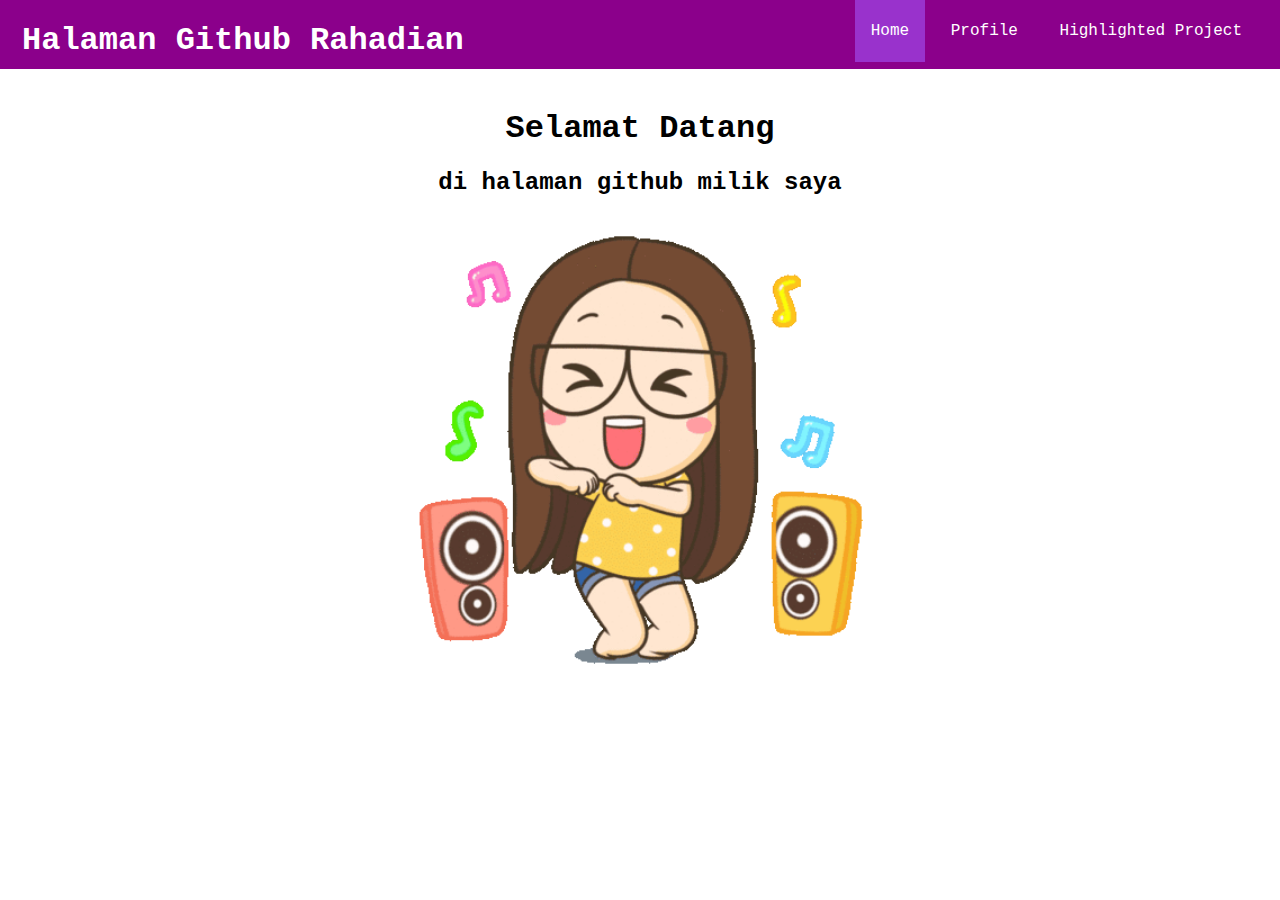
<file: index.html>
<html>
    <head>
        <title>Rahadian</title>
        <link rel="shortcut icon" href="https://github.githubassets.com/images/modules/logos_page/Octocat.png">
        <link rel="stylesheet" href="style.css">
    </head>
    <body>
        <nav>
            <div>
                <h1 style="float: left; margin: 22px;">Halaman Github Rahadian</h1>
                <ul style="float: right;">
                    <li><a class="active" href="index.html">Home</a></li>
                    <li><a href="profile.html">Profile</a></li>
                    <li><a href="skill.html">Highlighted Project</a></li>
                </ul>
            </div>
        </nav>
        <main>
            <h1>Selamat Datang</h1>
            <h2>di halaman github milik saya</h2>
            <img style="height: 50vh" src="girlHappy.gif" alt="Gambar gadis bahagia">
        </main>
    </body>
</html>
</file>
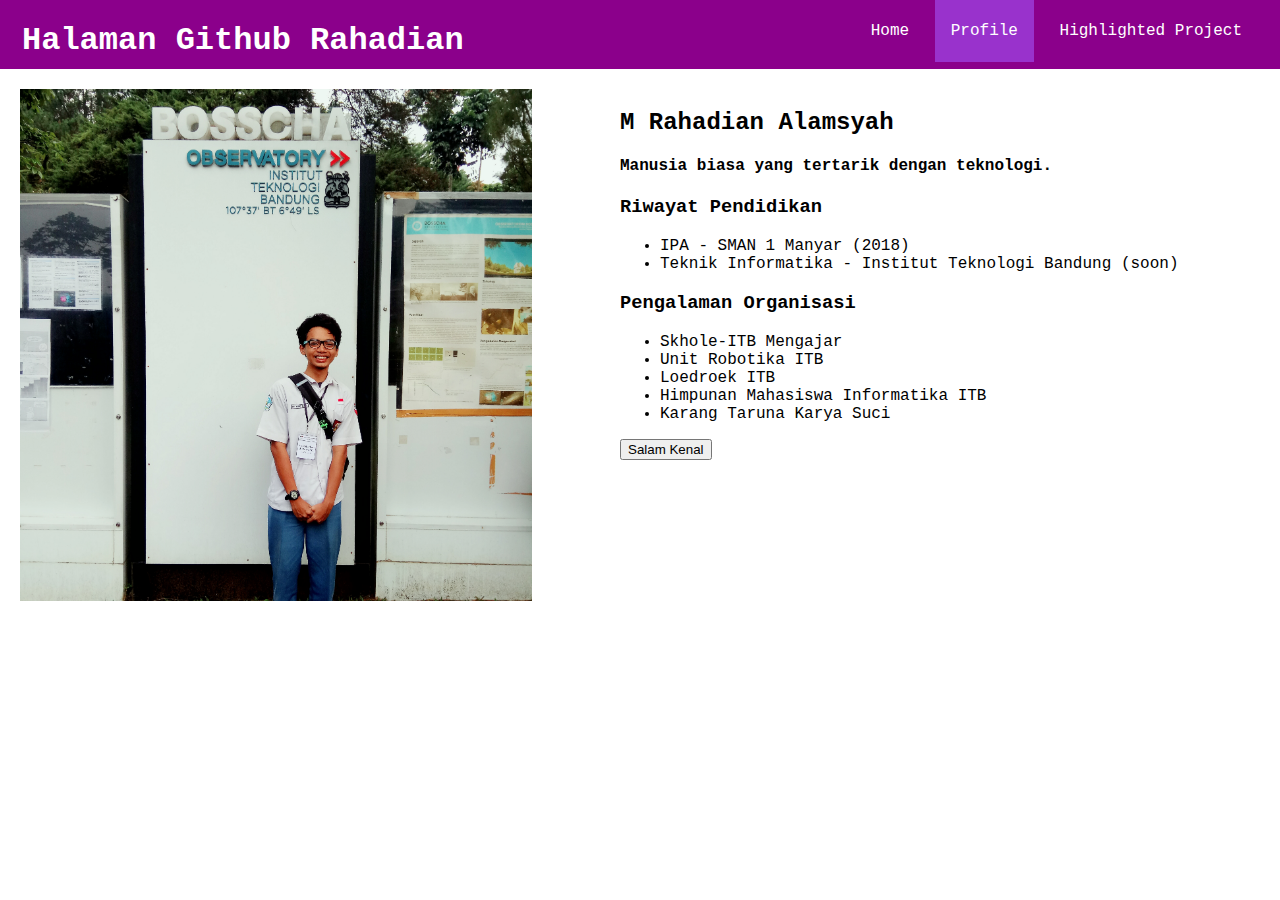
<file: profile.html>
<html>
    <head>
        <title>Profil Rahadian</title>
        <link rel="shortcut icon" href="https://github.githubassets.com/images/modules/logos_page/Octocat.png">
        <link rel="stylesheet" href="style.css">
    </head>
    <body>
        <nav>
            <div>
                <h1 style="float: left; margin: 22px;">Halaman Github Rahadian</h1>
                <ul style="float: right;">
                    <li><a href="index.html">Home</a></li>
                    <li><a class="active" href="profile.html">Profile</a></li>
                    <li><a href="skill.html">Highlighted Project</a></li>
                </ul>
            </div>
        </nav>
        <main>
            <img class="foto-profile" src="./profil.jpg" alt="foto saya">
            <div class="data-profile">
                <h2>M Rahadian Alamsyah</h2>
                <h4>Manusia biasa yang tertarik dengan teknologi.</h4>
                <h3>Riwayat Pendidikan</h3>
                <ul>
                    <li>IPA - SMAN 1 Manyar (2018)</li>
                    <li>Teknik Informatika - Institut Teknologi Bandung (soon)</li>
                </ul>
                <h3>Pengalaman Organisasi</h3>
                <ul>
                    <li>Skhole-ITB Mengajar</li>
                    <li>Unit Robotika ITB</li>
                    <li>Loedroek ITB</li>
                    <li>Himpunan Mahasiswa Informatika ITB</li>
                    <li>Karang Taruna Karya Suci</li>
                </ul>
                <button id="salken">Salam Kenal</button>
            </div>
        </main>
        <script>
            document.getElementById("salken").onclick = function(ev){
                alert("Halooo");
            }
        </script>
    </body>
</html>
</file>
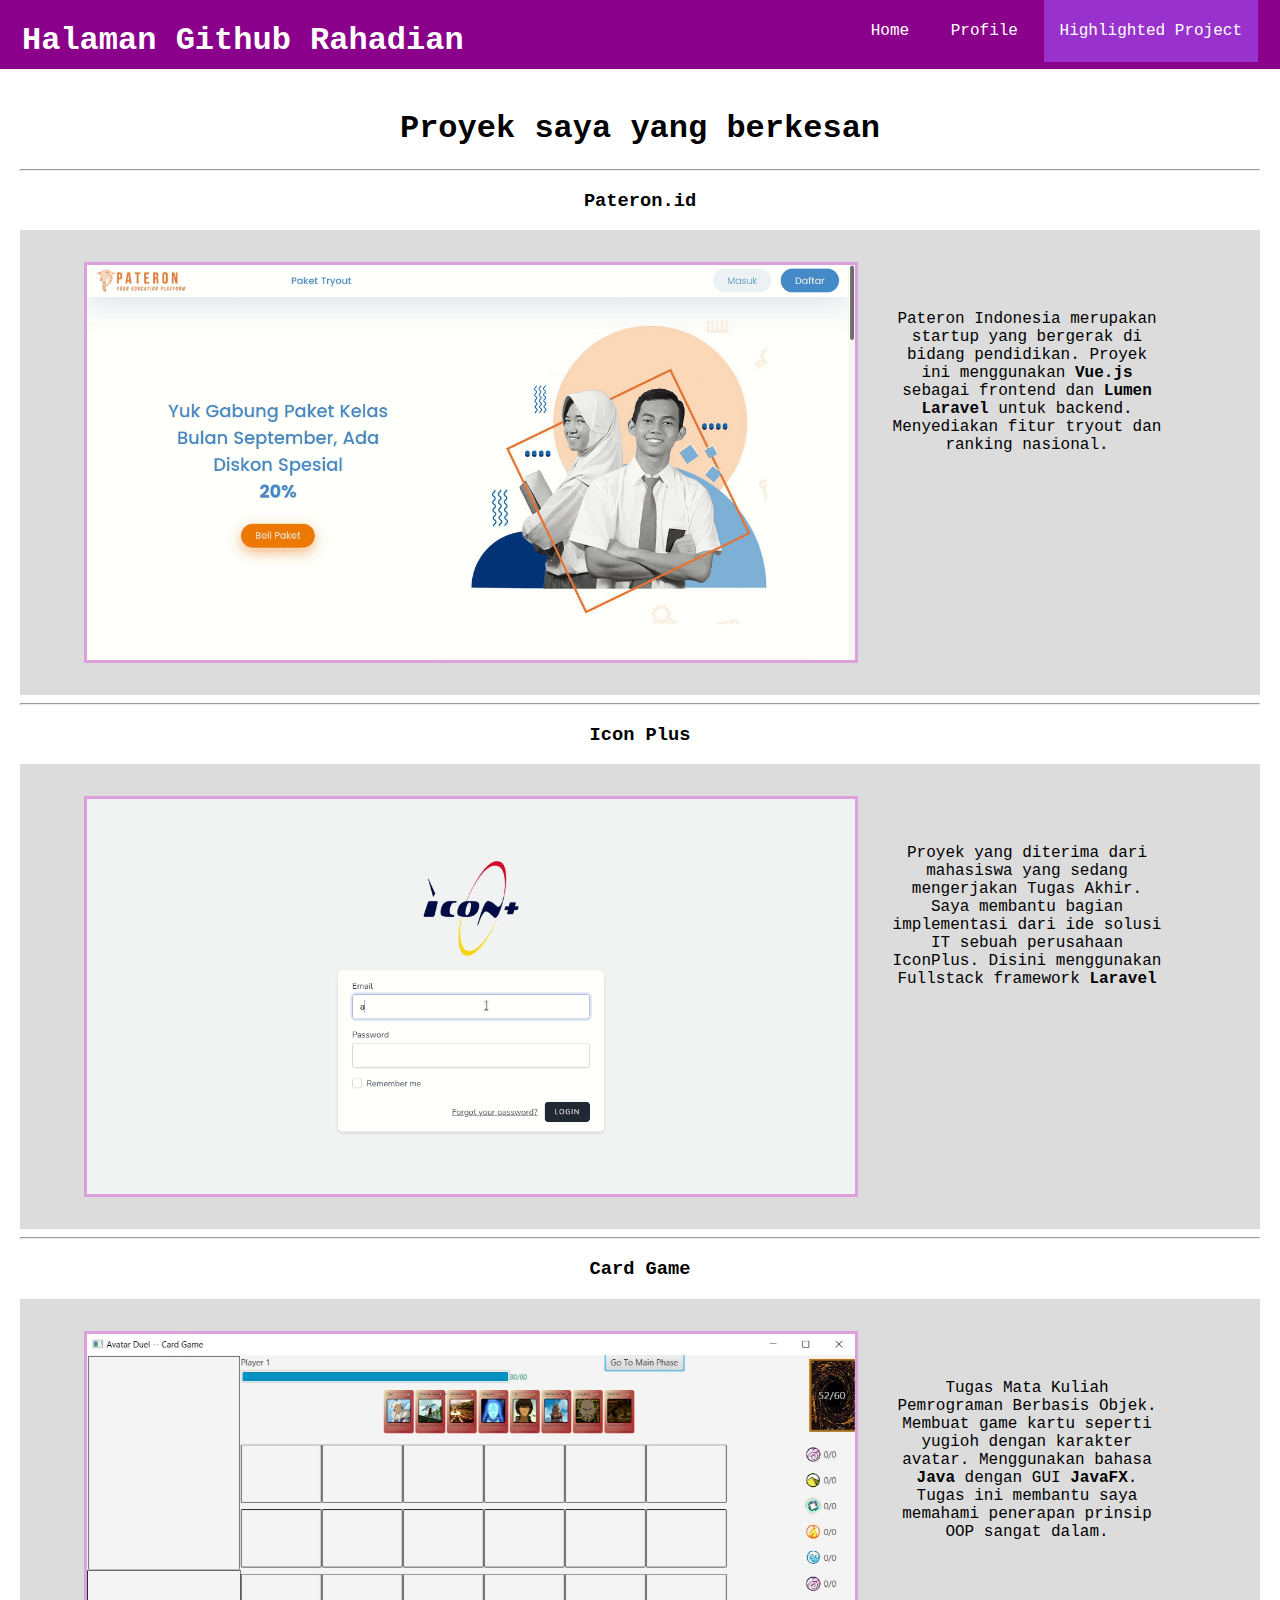
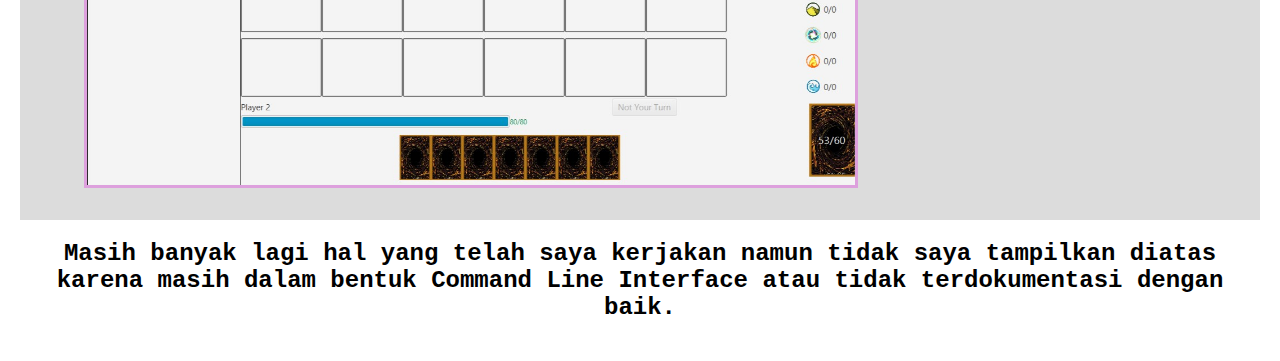
<file: skill.html>
<html>
    <head>
        <title>Portofolio Rahadian</title>
        <link rel="shortcut icon" href="https://github.githubassets.com/images/modules/logos_page/Octocat.png">
        <link rel="stylesheet" href="style.css">
    </head>
    <body>
        <nav>
            <div>
                <h1 style="float: left; margin: 22px;">Halaman Github Rahadian</h1>
                <ul style="float: right;">
                    <li><a href="index.html">Home</a></li>
                    <li><a href="profile.html">Profile</a></li>
                    <li><a class="active" href="skill.html">Highlighted Project</a></li>
                </ul>
            </div>
        </nav>
        <main>
            <h1>Proyek saya yang berkesan</h1>
        </main>
        <script>
            let projects = [
                {
                    name: 'Pateron.id',
                    desc: 'Pateron Indonesia merupakan startup yang bergerak di bidang pendidikan. Proyek ini menggunakan <b>Vue.js</b> sebagai frontend dan <b>Lumen Laravel</b> untuk backend. Menyediakan fitur tryout dan ranking nasional.'
                },
                {
                    name: 'Icon Plus',
                    desc: 'Proyek yang diterima dari mahasiswa yang sedang mengerjakan Tugas Akhir. Saya membantu bagian implementasi dari ide solusi IT sebuah perusahaan IconPlus. Disini menggunakan Fullstack framework <b>Laravel</b>'
                },
                {
                    name: 'Card Game',
                    desc: 'Tugas Mata Kuliah Pemrograman Berbasis Objek. Membuat game kartu seperti yugioh dengan karakter avatar. Menggunakan bahasa <b>Java</b> dengan GUI <b>JavaFX</b>. Tugas ini membantu saya memahami penerapan prinsip OOP sangat dalam.'
                }
            ]
            let dom = document.querySelector('main')
            projects.forEach(project => {
                dom.innerHTML += `<hr>
                    <div>
                        <h3>${project.name}</h3>
                        <div style="display: flex; justify-content: center; padding: 2em 4em; background-color: gainsboro;">
                            <img src="projects/${project.name}.gif" alt="Foto Proyek" style="width: 60vw; border: solid plum;">
                            <p style="padding: 2em 2em;">${project.desc}</p>
                        </div>
                    </div>`
            });
            dom.innerHTML += "<h2>Masih banyak lagi hal yang telah saya kerjakan namun tidak saya tampilkan diatas karena masih dalam bentuk Command Line Interface atau tidak terdokumentasi dengan baik.</h2>"
        </script>
    </body>
</html>
</file>
<file: style.css>
body {
    margin: 0;
    font-family: "Lucida Console", Courier, monospace;
}

nav {
    background-color: darkmagenta;
    color: white;
    height: 69px;
    width: 100vw;
    position: sticky;
    top: 0;
    left: 0;
}

nav ul {
    list-style-type: none;
    margin: 22px;
}

nav li {
    display: inline;
}

nav li a {
    display: inline;
    color: white;
    text-align: center;
    padding: 22px 16px;
    text-decoration: none;
}

nav li a:hover, .active {
    background-color: darkorchid;
}

main {
    min-height: 50vh;
    padding: 20px;
    text-align: center;
}

.foto-profile {
    object-fit: cover;
    width: 40vw;
    float: left;
}

.data-profile {
    float: right;
    text-align: left;
    width: 50vw;
}
</file>
